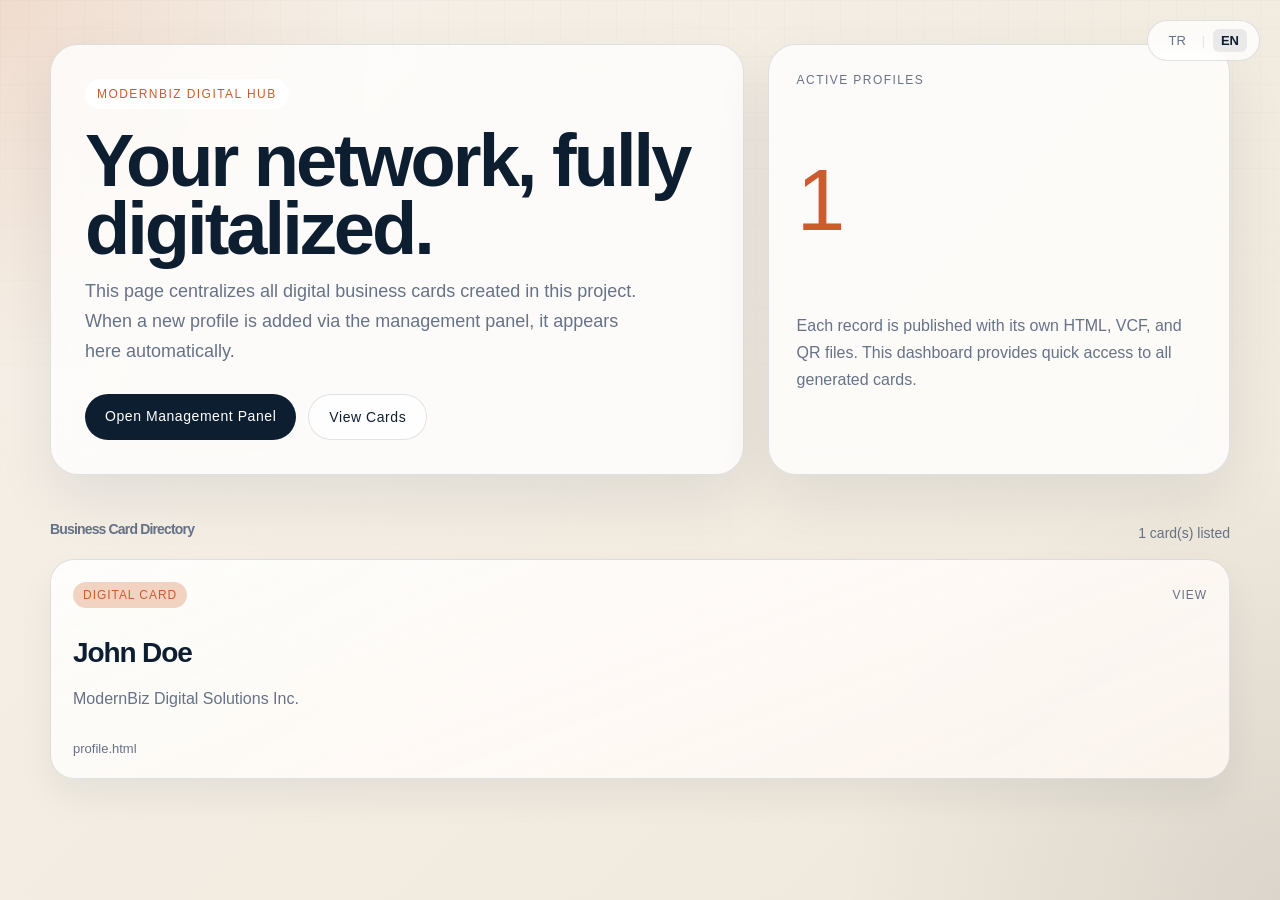
<file: index.html>
<!DOCTYPE html>
<html lang="en">
<head>
    <meta charset="UTF-8">
    <meta name="viewport" content="width=device-width, initial-scale=1.0">
    <title>ModernBiz - Digital Business Cards</title>
    <style>
        :root {
            --bg: #f2eee6;
            --surface: rgba(255, 255, 255, 0.78);
            --line: rgba(7, 25, 48, 0.12);
            --ink: #0e1e31;
            --muted: #667287;
            --accent: #cc5c2f;
            --accent-soft: #f2d3c2;
        }

        /* Language Logic */
        body.lang-tr .en { display: none !important; }
        body.lang-en .tr { display: none !important; }

        .lang-switch {
            display: flex;
            align-items: center;
            gap: 8px;
            position: absolute;
            top: 20px;
            right: 20px;
            background: var(--surface);
            padding: 8px 12px;
            border-radius: 999px;
            border: 1px solid var(--line);
            backdrop-filter: blur(8px);
            z-index: 100;
        }

        .lang-btn {
            background: none;
            border: none;
            color: var(--muted);
            font-size: 13px;
            font-weight: 500;
            cursor: pointer;
            transition: all 0.2s;
            padding: 4px 8px;
            border-radius: 6px;
        }

        .lang-btn.active {
            color: var(--ink);
            background: rgba(14, 30, 49, 0.08);
            font-weight: 700;
        }

        .lang-sep {
            color: var(--line);
            font-size: 12px;
        }

        * { box-sizing: border-box; }

        body {
            margin: 0;
            min-height: 100vh;
            font-family: Roboto, "Helvetica Neue", sans-serif;
            color: var(--ink);
            background:
                radial-gradient(circle at top left, rgba(204, 92, 47, 0.14), transparent 24%),
                radial-gradient(circle at bottom right, rgba(14, 30, 49, 0.09), transparent 28%),
                linear-gradient(135deg, #f6f1e9 0%, #efe7da 100%);
        }

        body::before {
            content: "";
            position: fixed;
            inset: 0;
            pointer-events: none;
            background-image:
                linear-gradient(rgba(14, 30, 49, 0.03) 1px, transparent 1px),
                linear-gradient(90deg, rgba(14, 30, 49, 0.03) 1px, transparent 1px);
            background-size: 28px 28px;
            mask-image: linear-gradient(to bottom, rgba(0, 0, 0, 0.45), transparent 70%);
        }

        .shell {
            width: min(1180px, calc(100% - 40px));
            margin: 0 auto;
            padding: 44px 0 72px;
            position: relative;
            z-index: 1;
        }

        .hero {
            display: grid;
            grid-template-columns: 1.35fr 0.9fr;
            gap: 24px;
            align-items: stretch;
        }

        .hero-panel, .summary-panel {
            border: 1px solid var(--line);
            border-radius: 28px;
            background: var(--surface);
            backdrop-filter: blur(12px);
            box-shadow: 0 24px 60px rgba(14, 30, 49, 0.08);
        }

        .hero-panel { padding: 34px; }

        .eyebrow {
            display: inline-flex;
            align-items: center;
            gap: 10px;
            padding: 8px 12px;
            border-radius: 999px;
            background: #fff;
            color: var(--accent);
            font-size: 12px;
            letter-spacing: 0.12em;
            text-transform: uppercase;
        }

        .hero h1 {
            margin: 18px 0 14px;
            font-size: clamp(38px, 7vw, 74px);
            line-height: 0.92;
            letter-spacing: -0.04em;
        }

        .hero p {
            margin: 0;
            max-width: 56ch;
            color: var(--muted);
            font-size: 18px;
            line-height: 1.65;
        }

        .hero-actions {
            display: flex;
            flex-wrap: wrap;
            gap: 12px;
            margin-top: 28px;
        }

        .hero-actions a {
            text-decoration: none;
            border-radius: 999px;
            padding: 14px 20px;
            font-size: 14px;
            letter-spacing: 0.04em;
        }

        .hero-actions .primary { background: var(--ink); color: #fff; }
        .hero-actions .secondary {
            border: 1px solid var(--line);
            color: var(--ink);
            background: rgba(255, 255, 255, 0.72);
        }

        .summary-panel { padding: 28px; display: grid; gap: 18px; }

        .summary-kicker {
            font-size: 12px;
            letter-spacing: 0.12em;
            text-transform: uppercase;
            color: var(--muted);
        }

        .summary-number {
            font-size: clamp(48px, 8vw, 88px);
            line-height: 0.95;
            color: var(--accent);
        }

        .summary-copy {
            color: var(--muted);
            font-size: 16px;
            line-height: 1.7;
        }

        .section-head {
            display: flex;
            justify-content: space-between;
            gap: 16px;
            align-items: end;
            margin: 34px 0 18px;
        }

        .section-head h2 {
            margin: 0;
            font-size: 28px;
            letter-spacing: -0.03em;
        }

        .section-head span {
            color: var(--muted);
            font-size: 14px;
        }

        .directory-grid {
            display: grid;
            grid-template-columns: repeat(auto-fit, minmax(250px, 1fr));
            gap: 18px;
        }

        .directory-card {
            text-decoration: none;
            color: inherit;
            min-height: 220px;
            border-radius: 24px;
            padding: 22px;
            border: 1px solid var(--line);
            background:
                linear-gradient(160deg, rgba(255, 255, 255, 0.92), rgba(255, 248, 242, 0.84)),
                linear-gradient(145deg, rgba(204, 92, 47, 0.08), transparent);
            box-shadow: 0 18px 36px rgba(14, 30, 49, 0.06);
            display: flex;
            flex-direction: column;
            justify-content: space-between;
            transition: transform 0.24s ease, box-shadow 0.24s ease, border-color 0.24s ease;
        }

        .directory-card:hover {
            transform: translateY(-6px);
            box-shadow: 0 28px 48px rgba(14, 30, 49, 0.1);
            border-color: rgba(204, 92, 47, 0.35);
        }

        .directory-card__top {
            display: flex;
            justify-content: space-between;
            align-items: center;
            gap: 10px;
            font-size: 12px;
            color: var(--muted);
            letter-spacing: 0.08em;
            text-transform: uppercase;
        }

        .directory-card__tag {
            display: inline-flex;
            padding: 6px 10px;
            border-radius: 999px;
            background: var(--accent-soft);
            color: var(--accent);
        }

        .directory-card h2 {
            margin: 18px 0 8px;
            font-size: 28px;
            line-height: 1.05;
            letter-spacing: -0.04em;
        }

        .directory-card p {
            margin: 0;
            color: var(--muted);
            line-height: 1.6;
        }

        .directory-card__meta {
            display: inline-flex;
            margin-top: 18px;
            color: var(--muted);
            font-size: 13px;
        }

        @media (max-width: 900px) { .hero { grid-template-columns: 1fr; } }
        @media (max-width: 640px) {
            .shell { width: min(100% - 28px, 1180px); padding-top: 24px; }
            .hero-panel, .summary-panel, .directory-card { border-radius: 22px; }
            .hero-panel, .summary-panel { padding: 22px; }
            .section-head { flex-direction: column; align-items: flex-start; }
        }
    </style>
</head>
<body class="lang-en">
    <div class="lang-switch">
        <button onclick="setLanguage('tr')" class="lang-btn" id="btn-tr">TR</button>
        <span class="lang-sep">|</span>
        <button onclick="setLanguage('en')" class="lang-btn active" id="btn-en">EN</button>
    </div>
    <main class="shell">
        <section class="hero">
            <article class="hero-panel">
                <span class="eyebrow">
                    <span class="en">ModernBiz Digital Hub</span>
                    <span class="tr">ModernBiz Dijital Merkezi</span>
                </span>
                <h1>
                    <span class="en">Your network, fully digitalized.</span>
                    <span class="tr">Network ağınız, tamamen dijital.</span>
                </h1>
                <p>
                    <span class="en">This page centralizes all digital business cards created in this project. When a new profile is added via the management panel, it appears here automatically.</span>
                    <span class="tr">Bu sayfa, bu projede oluşturulan tüm dijital kartvizitleri tek merkezde toplar. Yönetim panelinden yeni bir profil eklendiğinde burada otomatik olarak görünür.</span>
                </p>
                <div class="hero-actions">
                    <a class="primary" href="./dijital-kartvizit-paneli.html">
                        <span class="en">Open Management Panel</span>
                        <span class="tr">Yönetim Panelini Aç</span>
                    </a>
                    <a class="secondary" href="#kartvizitler">
                        <span class="en">View Cards</span>
                        <span class="tr">Kartvizitleri Gör</span>
                    </a>
                </div>
            </article>
            <aside class="summary-panel">
                <span class="summary-kicker">
                    <span class="en">Active Profiles</span>
                    <span class="tr">Aktif Profiller</span>
                </span>
                <div class="summary-number">1</div>
                <div class="summary-copy">
                    <span class="en">Each record is published with its own HTML, VCF, and QR files. This dashboard provides quick access to all generated cards.</span>
                    <span class="tr">Her kayıt kendi HTML, VCF ve QR dosyalarıyla yayınlanır. Bu dashboard üretilen tüm kartlara hızlı erişim sağlar.</span>
                </div>
            </aside>
        </section>

        <section id="kartvizitler">
            <div class="section-head">
                <h2>
                    <span class="en">Business Card Directory</span>
                    <span class="tr">Kartvizit Dizini</span>
                </h2>
                <span>
                    <span class="en">1 card(s) listed</span>
                    <span class="tr">1 kartvizit listeleniyor</span>
                </span>
            </div>
            <div class="directory-grid">
                <a class="directory-card" href="./profile.html">
                    <div class="directory-card__top">
                        <span class="directory-card__tag">
                            <span class="en">Digital Card</span>
                            <span class="tr">Dijital Kartvizit</span>
                        </span>
                        <span class="directory-card__arrow">
                            <span class="en">View</span>
                            <span class="tr">İncele</span>
                        </span>
                    </div>
                    <h2>John Doe</h2>
                    <p>ModernBiz Digital Solutions Inc.</p>
                    <span class="directory-card__meta">profile.html</span>
                </a>
            </div>
        </section>
    </main>

    <script>
        function setLanguage(lang) {
            document.body.className = "lang-" + lang;
            document.querySelectorAll(".lang-btn").forEach((btn) => btn.classList.remove("active"));
            document.getElementById("btn-" + lang).classList.add("active");
            localStorage.setItem("preferred_lang_index", lang);
        }

        const savedLang = localStorage.getItem("preferred_lang_index") || "en";
        setLanguage(savedLang);
    </script>
</body>
</html>
</file>
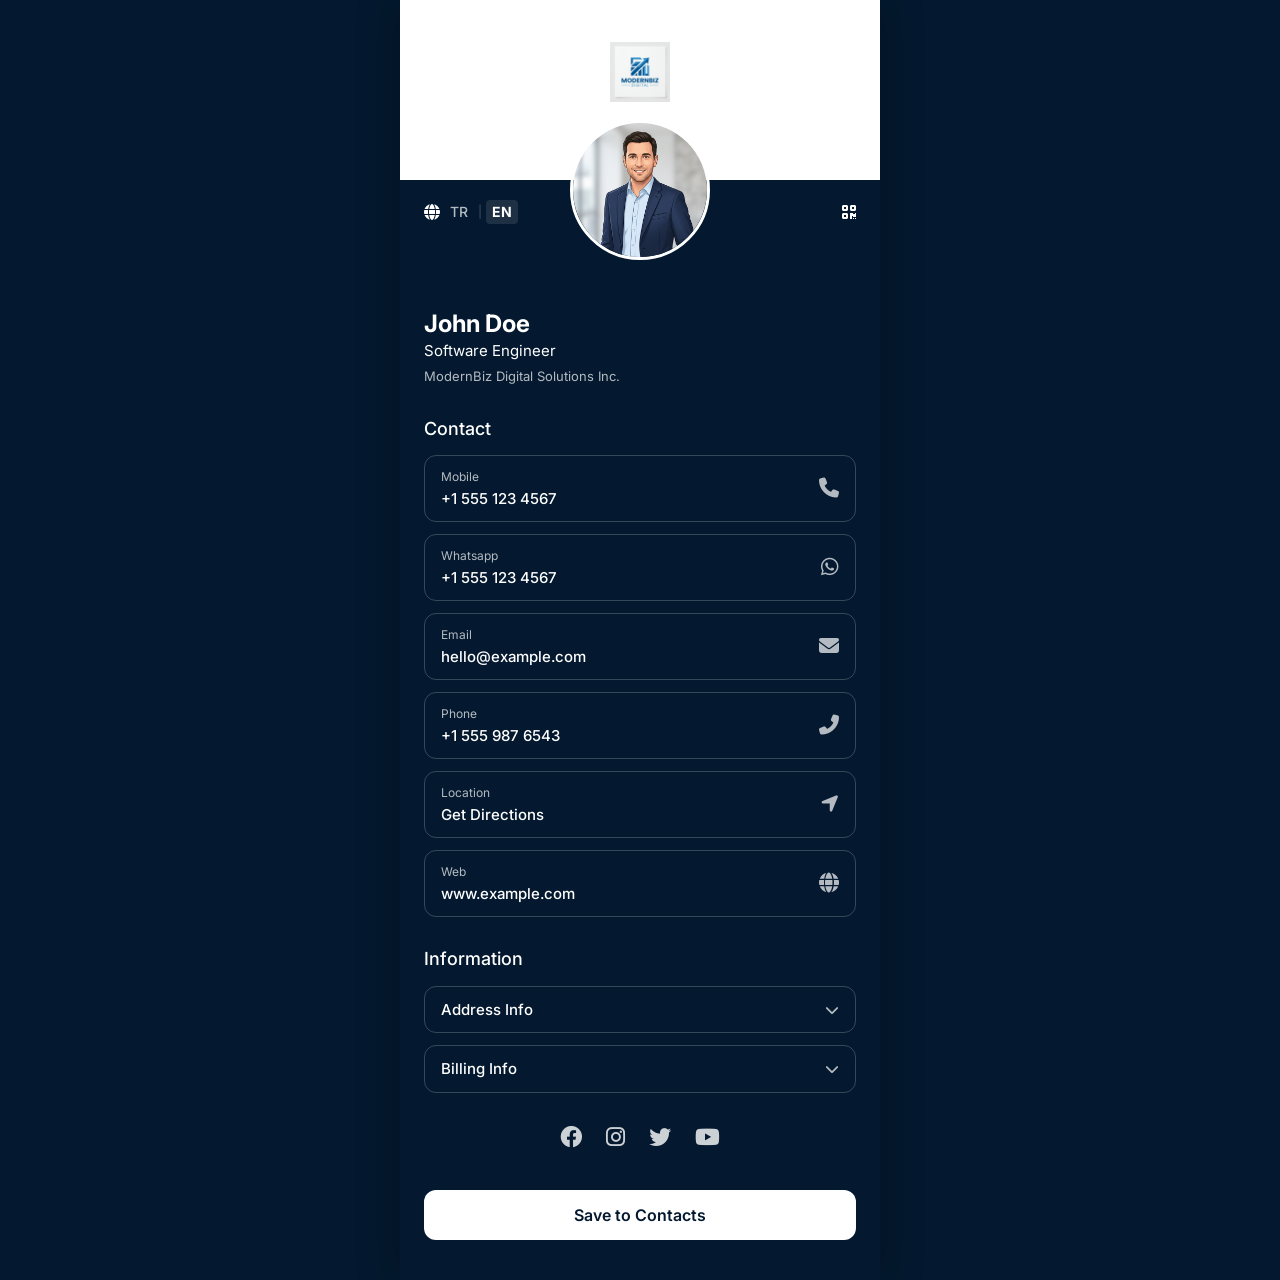
<file: profile.html>
<!doctype html>
<html lang="en">
  <head>
    <meta charset="UTF-8" />
    <meta name="viewport" content="width=device-width, initial-scale=1.0, maximum-scale=1.0, user-scalable=no" />
    <title>John Doe - ModernBiz Digital</title>

    <!-- Meta Tags -->
    <meta name="description" content="John Doe - Software Engineer at ModernBiz Digital" />
    <meta property="og:title" content="John Doe - ModernBiz Digital" />
    <meta property="og:image" content="./img/profile.png" />

    <!-- CSS -->
    <link rel="stylesheet" href="./css/normalize.min.css" />
    <link rel="stylesheet" href="./css/style_v5.css" />

    <!-- Font Awesome -->
    <link href="./fontawesome/css/fontawesome.css" rel="stylesheet" />
    <link href="./fontawesome/css/brands.css" rel="stylesheet" />
    <link href="./fontawesome/css/solid.css" rel="stylesheet" />
  </head>

  <body class="lang-en">
    <div class="wrapper">
      <!-- Top White Section -->
      <div class="top-section">
        <img src="./img/logo.png" alt="Logo" class="top-logo" />
        <img src="./img/qr.png" alt="QR Code" class="qr-image" />
      </div>

      <!-- Main Content -->
      <main class="profile-content">
        <!-- Header Actions -->
        <div class="header-actions">
          <div class="lang-switch">
            <i class="fa-solid fa-globe"></i>
            <button onclick="setLanguage('tr')" class="lang-btn" id="btn-tr">TR</button>
            <span class="lang-sep">|</span>
            <button onclick="setLanguage('en')" class="lang-btn active" id="btn-en">EN</button>
          </div>
          <div class="qr-btn" onclick="toggleQR()"><i class="fa-solid fa-qrcode"></i></div>
        </div>

        <!-- Avatar -->
        <div class="profile-card__img">
          <img src="./img/profile.png" alt="John Doe" />
        </div>

        <div class="profile-details">
          <h1 class="profile-card__name">John Doe</h1>
          <p class="profile-card__txt">Software Engineer</p>
          <div class="profile-card-loc">ModernBiz Digital Solutions Inc.</div>
        </div>

        <!-- Contacts Section -->
        <h2 class="section-title">
          <span class="tr">İletişim</span>
          <span class="en">Contact</span>
        </h2>
        <div class="contact-list">
          <a href="tel:+15551234567" class="contact-item">
            <div class="contact-info">
              <span class="contact-label">
                <span class="tr">Mobil</span>
                <span class="en">Mobile</span>
              </span>
              <span class="contact-value">+1 555 123 4567</span>
            </div>
            <div class="contact-icon"><i class="fa-solid fa-phone"></i></div>
          </a>

          <a href="https://wa.me/15551234567" class="contact-item">
            <div class="contact-info">
              <span class="contact-label">Whatsapp</span>
              <span class="contact-value">+1 555 123 4567</span>
            </div>
            <div class="contact-icon"><i class="fa-brands fa-whatsapp"></i></div>
          </a>

          <a href="mailto:hello@example.com" class="contact-item">
            <div class="contact-info">
              <span class="contact-label">
                <span class="tr">E-Posta</span>
                <span class="en">Email</span>
              </span>
              <span class="contact-value">hello@example.com</span>
            </div>
            <div class="contact-icon"><i class="fa-regular fa-envelope"></i></div>
          </a>

          <a href="tel:+15559876543" class="contact-item">
            <div class="contact-info">
              <span class="contact-label">
                <span class="tr">Sabit</span>
                <span class="en">Phone</span>
              </span>
              <span class="contact-value">
                <span class="tr">+1 555 987 6543</span>
                <span class="en">+1 555 987 6543</span>
              </span>
            </div>
            <div class="contact-icon"><i class="fa-solid fa-phone-flip"></i></div>
          </a>

          <a
            href="https://www.google.com/maps"
            target="_blank"
            class="contact-item"
          >
            <div class="contact-info">
              <span class="contact-label">
                <span class="tr">Konum</span>
                <span class="en">Location</span>
              </span>
              <span class="contact-value">
                <span class="tr">Yol Tarifi Al</span>
                <span class="en">Get Directions</span>
              </span>
            </div>
            <div class="contact-icon"><i class="fa-solid fa-location-arrow"></i></div>
          </a>

          <a href="https://www.example.com" target="_blank" class="contact-item">
            <div class="contact-info">
              <span class="contact-label">Web</span>
              <span class="contact-value">www.example.com</span>
            </div>
            <div class="contact-icon"><i class="fa-solid fa-globe"></i></div>
          </a>
        </div>

        <!-- Info Sections (Accordion) -->
        <h2 class="section-title">
          <span class="tr">Bilgiler</span>
          <span class="en">Information</span>
        </h2>
        <div class="info-sections">
          <!-- Address -->
          <div class="info-box" onclick="toggleInfo(this)">
            <div class="info-box__header">
              <div class="info-box__title">
                <span class="tr">Adres Bilgileri</span>
                <span class="en">Address Info</span>
              </div>
              <i class="fa-solid fa-chevron-down"></i>
            </div>
            <div class="info-box__content">
              <div class="detail-row">
                <p>123 Business Avenue, Suite 100, Innovation City, Tech State</p>
                <button class="copy-btn" onclick="copyText('123 Business Avenue, Suite 100, Innovation City, Tech State', event)">
                  <i class="fa-regular fa-copy"></i>
                </button>
              </div>
            </div>
          </div>

          <!-- Billing -->
          <div class="info-box" onclick="toggleInfo(this)">
            <div class="info-box__header">
              <div class="info-box__title">
                <span class="tr">Fatura Bilgileri</span>
                <span class="en">Billing Info</span>
              </div>
              <i class="fa-solid fa-chevron-down"></i>
            </div>
            <div class="info-box__content">
              <div class="detail-row">
                <div class="detail-label">
                  <span class="tr">Ticari Ünvan</span>
                  <span class="en">Company Name</span>
                </div>
                <div>ModernBiz Digital Solutions Inc.</div>
                <button class="copy-btn" onclick="copyText('ModernBiz Digital Solutions Inc.', event)">
                  <i class="fa-regular fa-copy"></i>
                </button>
              </div>
              <div class="detail-row">
                <div class="detail-label">
                  <span class="tr">Vergi Dairesi / No</span>
                  <span class="en">Tax Office / No</span>
                </div>
                <div>Tech District / 123 456 7890</div>
                <button class="copy-btn" onclick="copyText('1234567890', event)"><i class="fa-regular fa-copy"></i></button>
              </div>
            </div>
          </div>
        </div>

        <!-- Social Media -->
        <div class="profile-card-social">
          <a href="https://www.facebook.com" target="_blank" class="social-item"><i class="fa-brands fa-facebook"></i></a>
          <a href="https://www.instagram.com" target="_blank" class="social-item"><i class="fa-brands fa-instagram"></i></a>
          <a href="https://twitter.com" target="_blank" class="social-item"><i class="fa-brands fa-twitter"></i></a>
          <a href="https://youtube.com" target="_blank" class="social-item"><i class="fa-brands fa-youtube"></i></a>
        </div>

        <!-- CTA -->
        <div class="save-btn-container">
          <a href="./vcf/profile.vcf" download="profile.vcf" class="save-btn">
            <span class="tr">Rehbere Kaydet</span>
            <span class="en">Save to Contacts</span>
          </a>
        </div>
      </main>
    </div>

    <!-- JS -->
    <script src="./js/script.js"></script>
  </body>
</html>
</file>
<file: css/style_v5.css>
@import url("https://fonts.googleapis.com/css2?family=Inter:wght@300;400;500;600;700&display=swap");

:root {
  --primary: #04192f;
  --accent: #3498db;
  --text-white: #ffffff;
  --text-muted: rgba(255, 255, 255, 0.7);
  --border-color: rgba(255, 255, 255, 0.2);
}

* {
  margin: 0;
  padding: 0;
  box-sizing: border-box;
  -webkit-tap-highlight-color: transparent;
}

body {
  font-family: "Inter", sans-serif;
  background: var(--primary);
  color: var(--text-white);
  min-height: 100vh;
  display: flex;
  justify-content: center;
  align-items: flex-start;
}

/* Base layout for desktop to center it like an app screen */
.wrapper {
  width: 100%;
  max-width: 480px;
  background: var(--primary);
  min-height: 100vh;
  position: relative;
  box-shadow: 0 0 40px rgba(0, 0, 0, 0.3);
}

/* Top White Section */
.top-section {
  background-color: #ffffff;
  height: 180px;
  display: flex;
  justify-content: center;
  align-items: center;
  padding-bottom: 20px;
  position: relative;
  overflow: hidden;
  transition: height 0.5s cubic-bezier(0.4, 0, 0.2, 1);
}

.top-logo,
.qr-image {
  position: absolute;
  left: 50%;
  top: 40%;
  transform: translate(-50%, -50%);
  transition: all 0.5s cubic-bezier(0.4, 0, 0.2, 1);
}

.top-logo {
  max-width: auto;
  height: 60px;
  margin-bottom: 16px;
}

.qr-image {
  max-width: 160px;
  height: auto;
  opacity: 0;
  transform: translate(-50%, -50%) scale(0.5);
  visibility: hidden;
}

/* QR Toggle State */
body.show-qr .top-section {
  height: 320px;
}

body.show-qr .top-logo {
  opacity: 0;
  transform: translate(-50%, -50%) scale(0.5);
  visibility: hidden;
}

body.show-qr .qr-image {
  opacity: 1;
  transform: translate(-50%, -60%) scale(1.3);
  visibility: visible;
}

/* Main Profile Content */
.profile-content {
  background: var(--primary);
  position: relative;
  padding: 0 24px 40px;
  display: flex;
  flex-direction: column;
}

/* Header Actions (Language, QR) */
.header-actions {
  display: flex;
  justify-content: space-between;
  align-items: center;
  padding-top: 20px;
  font-size: 16px;
  font-weight: 500;
}

.lang-switch,
.qr-btn {
  cursor: pointer;
  display: flex;
  align-items: center;
  gap: 6px;
}

/* Avatar overlapping */
.profile-card__img {
  width: 140px;
  height: 140px;
  position: absolute;
  top: -60px;
  left: 50%;
  transform: translateX(-50%);
  border-radius: 50%;
  border: 3px solid #ffffff;
  background-color: #ffffff;
  z-index: 10;
  overflow: hidden;
}

.profile-card__img img {
  width: 100%;
  height: 100%;
  object-fit: cover;
}

/* Details */
.profile-details {
  margin-top: 70px;
  text-align: left;
}

.profile-card__name {
  font-size: 24px;
  font-weight: 700;
  margin-bottom: 4px;
}

.profile-card__txt {
  font-size: 15px;
  font-weight: 400;
  margin-bottom: 8px;
  color: var(--text-white);
}

.profile-card-loc {
  font-size: 13px;
  color: var(--text-muted);
  line-height: 1.5;
}

/* Sections */
.section-title {
  font-size: 18px;
  font-weight: 500;
  margin: 32px 0 16px;
  text-align: left;
}

/* Contact List Box */
.contact-list {
  display: flex;
  flex-direction: column;
  gap: 12px;
}

.contact-item {
  border: 1px solid var(--border-color);
  border-radius: 12px;
  padding: 14px 16px;
  display: flex;
  justify-content: space-between;
  align-items: center;
  text-decoration: none;
  color: var(--text-white);
  transition: background 0.2s;
}

.contact-item:active {
  background: rgba(255, 255, 255, 0.05);
}

.contact-info {
  display: flex;
  flex-direction: column;
}

.contact-label {
  font-size: 12px;
  color: var(--text-muted);
  margin-bottom: 6px;
}

.contact-value {
  font-size: 15px;
  font-weight: 500;
}

.contact-icon {
  font-size: 20px;
  color: var(--text-muted);
}

/* Info Box (Accordion) */
.info-sections {
  display: flex;
  flex-direction: column;
  gap: 12px;
}

.info-box {
  border: 1px solid var(--border-color);
  border-radius: 12px;
  padding: 14px 16px;
  cursor: pointer;
  transition: background 0.3s;
}

.info-box:active {
  background: rgba(255, 255, 255, 0.05);
}

.info-box__header {
  display: flex;
  justify-content: space-between;
  align-items: center;
}

.info-box__title {
  font-size: 15px;
  font-weight: 500;
}

.info-box__header i {
  color: var(--text-muted);
  font-size: 14px;
  transition: transform 0.3s;
}

.info-box__content {
  max-height: 0;
  overflow: hidden;
  transition:
    max-height 0.3s ease-out,
    margin-top 0.3s;
  font-size: 14px;
  color: var(--text-muted);
  line-height: 1.6;
}

.info-box.active .info-box__content {
  max-height: 500px;
  margin-top: 12px;
  padding-top: 12px;
  border-top: 1px solid var(--border-color);
}

.info-box.active .fa-chevron-down {
  transform: rotate(180deg);
}

.detail-row {
  margin-bottom: 12px;
  position: relative;
  padding-right: 36px;
}

.detail-row:last-child {
  margin-bottom: 0;
}

.detail-label {
  font-size: 11px;
  color: var(--text-muted);
  margin-bottom: 4px;
  text-transform: uppercase;
  letter-spacing: 0.5px;
}

.copy-btn {
  position: absolute;
  right: 0;
  top: 50%;
  transform: translateY(-50%);
  background: none;
  border: none;
  color: var(--text-muted);
  cursor: pointer;
  padding: 5px;
  font-size: 16px;
}

.copy-btn:active {
  color: var(--text-white);
}

/* Social Media */
.profile-card-social {
  display: flex;
  justify-content: center;
  gap: 24px;
  margin-top: 32px;
}

.social-item {
  font-size: 22px;
  color: var(--text-white);
  opacity: 0.8;
  transition:
    opacity 0.2s,
    transform 0.2s;
}

.social-item:active {
  opacity: 1;
  transform: scale(0.95);
}

/* Save Button */
.save-btn-container {
  margin-top: 40px;
}

.save-btn {
  display: flex;
  align-items: center;
  justify-content: center;
  width: 100%;
  background: var(--text-white);
  color: var(--primary);
  border: none;
  padding: 16px;
  border-radius: 12px;
  font-size: 16px;
  font-weight: 600;
  cursor: pointer;
  text-decoration: none;
  transition: transform 0.2s;
}

.save-btn:active {
  transform: scale(0.98);
}

/* Mobile adjustments */
@media screen and (max-width: 480px) {
  .wrapper {
    box-shadow: none;
  }
}

/* Language Logic */
body.lang-tr .en {
  display: none !important;
}

body.lang-en .tr {
  display: none !important;
}

/* Language Switcher Buttons */
.lang-switch {
  display: flex;
  align-items: center;
  gap: 4px;
}

.lang-btn {
  background: none;
  border: none;
  color: var(--text-muted);
  font-size: 14px;
  font-family: "Inter", sans-serif;
  font-weight: 500;
  cursor: pointer;
  transition: all 0.2s;
  padding: 4px 6px;
  border-radius: 4px;
}

.lang-btn.active {
  color: var(--text-white);
  font-weight: 700;
  background: rgba(255, 255, 255, 0.1);
}

.lang-sep {
  color: var(--border-color);
  font-size: 12px;
}
</file>
<file: fontawesome/css/brands.css>
/*!
 * Font Awesome Free 6.2.0 by @fontawesome - https://fontawesome.com
 * License - https://fontawesome.com/license/free (Icons: CC BY 4.0, Fonts: SIL OFL 1.1, Code: MIT License)
 * Copyright 2022 Fonticons, Inc.
 */
:root, :host {
  --fa-style-family-brands: 'Font Awesome 6 Brands';
  --fa-font-brands: normal 400 1em/1 'Font Awesome 6 Brands'; }

@font-face {
  font-family: 'Font Awesome 6 Brands';
  font-style: normal;
  font-weight: 400;
  font-display: block;
  src: url("../webfonts/fa-brands-400.woff2") format("woff2"), url("../webfonts/fa-brands-400.ttf") format("truetype"); }

.fab,
.fa-brands {
  font-weight: 400; }

.fa-monero:before {
  content: "\f3d0"; }

.fa-hooli:before {
  content: "\f427"; }

.fa-yelp:before {
  content: "\f1e9"; }

.fa-cc-visa:before {
  content: "\f1f0"; }

.fa-lastfm:before {
  content: "\f202"; }

.fa-shopware:before {
  content: "\f5b5"; }

.fa-creative-commons-nc:before {
  content: "\f4e8"; }

.fa-aws:before {
  content: "\f375"; }

.fa-redhat:before {
  content: "\f7bc"; }

.fa-yoast:before {
  content: "\f2b1"; }

.fa-cloudflare:before {
  content: "\e07d"; }

.fa-ups:before {
  content: "\f7e0"; }

.fa-wpexplorer:before {
  content: "\f2de"; }

.fa-dyalog:before {
  content: "\f399"; }

.fa-bity:before {
  content: "\f37a"; }

.fa-stackpath:before {
  content: "\f842"; }

.fa-buysellads:before {
  content: "\f20d"; }

.fa-first-order:before {
  content: "\f2b0"; }

.fa-modx:before {
  content: "\f285"; }

.fa-guilded:before {
  content: "\e07e"; }

.fa-vnv:before {
  content: "\f40b"; }

.fa-square-js:before {
  content: "\f3b9"; }

.fa-js-square:before {
  content: "\f3b9"; }

.fa-microsoft:before {
  content: "\f3ca"; }

.fa-qq:before {
  content: "\f1d6"; }

.fa-orcid:before {
  content: "\f8d2"; }

.fa-java:before {
  content: "\f4e4"; }

.fa-invision:before {
  content: "\f7b0"; }

.fa-creative-commons-pd-alt:before {
  content: "\f4ed"; }

.fa-centercode:before {
  content: "\f380"; }

.fa-glide-g:before {
  content: "\f2a6"; }

.fa-drupal:before {
  content: "\f1a9"; }

.fa-hire-a-helper:before {
  content: "\f3b0"; }

.fa-creative-commons-by:before {
  content: "\f4e7"; }

.fa-unity:before {
  content: "\e049"; }

.fa-whmcs:before {
  content: "\f40d"; }

.fa-rocketchat:before {
  content: "\f3e8"; }

.fa-vk:before {
  content: "\f189"; }

.fa-untappd:before {
  content: "\f405"; }

.fa-mailchimp:before {
  content: "\f59e"; }

.fa-css3-alt:before {
  content: "\f38b"; }

.fa-square-reddit:before {
  content: "\f1a2"; }

.fa-reddit-square:before {
  content: "\f1a2"; }

.fa-vimeo-v:before {
  content: "\f27d"; }

.fa-contao:before {
  content: "\f26d"; }

.fa-square-font-awesome:before {
  content: "\e5ad"; }

.fa-deskpro:before {
  content: "\f38f"; }

.fa-sistrix:before {
  content: "\f3ee"; }

.fa-square-instagram:before {
  content: "\e055"; }

.fa-instagram-square:before {
  content: "\e055"; }

.fa-battle-net:before {
  content: "\f835"; }

.fa-the-red-yeti:before {
  content: "\f69d"; }

.fa-square-hacker-news:before {
  content: "\f3af"; }

.fa-hacker-news-square:before {
  content: "\f3af"; }

.fa-edge:before {
  content: "\f282"; }

.fa-napster:before {
  content: "\f3d2"; }

.fa-square-snapchat:before {
  content: "\f2ad"; }

.fa-snapchat-square:before {
  content: "\f2ad"; }

.fa-google-plus-g:before {
  content: "\f0d5"; }

.fa-artstation:before {
  content: "\f77a"; }

.fa-markdown:before {
  content: "\f60f"; }

.fa-sourcetree:before {
  content: "\f7d3"; }

.fa-google-plus:before {
  content: "\f2b3"; }

.fa-diaspora:before {
  content: "\f791"; }

.fa-foursquare:before {
  content: "\f180"; }

.fa-stack-overflow:before {
  content: "\f16c"; }

.fa-github-alt:before {
  content: "\f113"; }

.fa-phoenix-squadron:before {
  content: "\f511"; }

.fa-pagelines:before {
  content: "\f18c"; }

.fa-algolia:before {
  content: "\f36c"; }

.fa-red-river:before {
  content: "\f3e3"; }

.fa-creative-commons-sa:before {
  content: "\f4ef"; }

.fa-safari:before {
  content: "\f267"; }

.fa-google:before {
  content: "\f1a0"; }

.fa-square-font-awesome-stroke:before {
  content: "\f35c"; }

.fa-font-awesome-alt:before {
  content: "\f35c"; }

.fa-atlassian:before {
  content: "\f77b"; }

.fa-linkedin-in:before {
  content: "\f0e1"; }

.fa-digital-ocean:before {
  content: "\f391"; }

.fa-nimblr:before {
  content: "\f5a8"; }

.fa-chromecast:before {
  content: "\f838"; }

.fa-evernote:before {
  content: "\f839"; }

.fa-hacker-news:before {
  content: "\f1d4"; }

.fa-creative-commons-sampling:before {
  content: "\f4f0"; }

.fa-adversal:before {
  content: "\f36a"; }

.fa-creative-commons:before {
  content: "\f25e"; }

.fa-watchman-monitoring:before {
  content: "\e087"; }

.fa-fonticons:before {
  content: "\f280"; }

.fa-weixin:before {
  content: "\f1d7"; }

.fa-shirtsinbulk:before {
  content: "\f214"; }

.fa-codepen:before {
  content: "\f1cb"; }

.fa-git-alt:before {
  content: "\f841"; }

.fa-lyft:before {
  content: "\f3c3"; }

.fa-rev:before {
  content: "\f5b2"; }

.fa-windows:before {
  content: "\f17a"; }

.fa-wizards-of-the-coast:before {
  content: "\f730"; }

.fa-square-viadeo:before {
  content: "\f2aa"; }

.fa-viadeo-square:before {
  content: "\f2aa"; }

.fa-meetup:before {
  content: "\f2e0"; }

.fa-centos:before {
  content: "\f789"; }

.fa-adn:before {
  content: "\f170"; }

.fa-cloudsmith:before {
  content: "\f384"; }

.fa-pied-piper-alt:before {
  content: "\f1a8"; }

.fa-square-dribbble:before {
  content: "\f397"; }

.fa-dribbble-square:before {
  content: "\f397"; }

.fa-codiepie:before {
  content: "\f284"; }

.fa-node:before {
  content: "\f419"; }

.fa-mix:before {
  content: "\f3cb"; }

.fa-steam:before {
  content: "\f1b6"; }

.fa-cc-apple-pay:before {
  content: "\f416"; }

.fa-scribd:before {
  content: "\f28a"; }

.fa-openid:before {
  content: "\f19b"; }

.fa-instalod:before {
  content: "\e081"; }

.fa-expeditedssl:before {
  content: "\f23e"; }

.fa-sellcast:before {
  content: "\f2da"; }

.fa-square-twitter:before {
  content: "\f081"; }

.fa-twitter-square:before {
  content: "\f081"; }

.fa-r-project:before {
  content: "\f4f7"; }

.fa-delicious:before {
  content: "\f1a5"; }

.fa-freebsd:before {
  content: "\f3a4"; }

.fa-vuejs:before {
  content: "\f41f"; }

.fa-accusoft:before {
  content: "\f369"; }

.fa-ioxhost:before {
  content: "\f208"; }

.fa-fonticons-fi:before {
  content: "\f3a2"; }

.fa-app-store:before {
  content: "\f36f"; }

.fa-cc-mastercard:before {
  content: "\f1f1"; }

.fa-itunes-note:before {
  content: "\f3b5"; }

.fa-golang:before {
  content: "\e40f"; }

.fa-kickstarter:before {
  content: "\f3bb"; }

.fa-grav:before {
  content: "\f2d6"; }

.fa-weibo:before {
  content: "\f18a"; }

.fa-uncharted:before {
  content: "\e084"; }

.fa-firstdraft:before {
  content: "\f3a1"; }

.fa-square-youtube:before {
  content: "\f431"; }

.fa-youtube-square:before {
  content: "\f431"; }

.fa-wikipedia-w:before {
  content: "\f266"; }

.fa-wpressr:before {
  content: "\f3e4"; }

.fa-rendact:before {
  content: "\f3e4"; }

.fa-angellist:before {
  content: "\f209"; }

.fa-galactic-republic:before {
  content: "\f50c"; }

.fa-nfc-directional:before {
  content: "\e530"; }

.fa-skype:before {
  content: "\f17e"; }

.fa-joget:before {
  content: "\f3b7"; }

.fa-fedora:before {
  content: "\f798"; }

.fa-stripe-s:before {
  content: "\f42a"; }

.fa-meta:before {
  content: "\e49b"; }

.fa-laravel:before {
  content: "\f3bd"; }

.fa-hotjar:before {
  content: "\f3b1"; }

.fa-bluetooth-b:before {
  content: "\f294"; }

.fa-sticker-mule:before {
  content: "\f3f7"; }

.fa-creative-commons-zero:before {
  content: "\f4f3"; }

.fa-hips:before {
  content: "\f452"; }

.fa-behance:before {
  content: "\f1b4"; }

.fa-reddit:before {
  content: "\f1a1"; }

.fa-discord:before {
  content: "\f392"; }

.fa-chrome:before {
  content: "\f268"; }

.fa-app-store-ios:before {
  content: "\f370"; }

.fa-cc-discover:before {
  content: "\f1f2"; }

.fa-wpbeginner:before {
  content: "\f297"; }

.fa-confluence:before {
  content: "\f78d"; }

.fa-mdb:before {
  content: "\f8ca"; }

.fa-dochub:before {
  content: "\f394"; }

.fa-accessible-icon:before {
  content: "\f368"; }

.fa-ebay:before {
  content: "\f4f4"; }

.fa-amazon:before {
  content: "\f270"; }

.fa-unsplash:before {
  content: "\e07c"; }

.fa-yarn:before {
  content: "\f7e3"; }

.fa-square-steam:before {
  content: "\f1b7"; }

.fa-steam-square:before {
  content: "\f1b7"; }

.fa-500px:before {
  content: "\f26e"; }

.fa-square-vimeo:before {
  content: "\f194"; }

.fa-vimeo-square:before {
  content: "\f194"; }

.fa-asymmetrik:before {
  content: "\f372"; }

.fa-font-awesome:before {
  content: "\f2b4"; }

.fa-font-awesome-flag:before {
  content: "\f2b4"; }

.fa-font-awesome-logo-full:before {
  content: "\f2b4"; }

.fa-gratipay:before {
  content: "\f184"; }

.fa-apple:before {
  content: "\f179"; }

.fa-hive:before {
  content: "\e07f"; }

.fa-gitkraken:before {
  content: "\f3a6"; }

.fa-keybase:before {
  content: "\f4f5"; }

.fa-apple-pay:before {
  content: "\f415"; }

.fa-padlet:before {
  content: "\e4a0"; }

.fa-amazon-pay:before {
  content: "\f42c"; }

.fa-square-github:before {
  content: "\f092"; }

.fa-github-square:before {
  content: "\f092"; }

.fa-stumbleupon:before {
  content: "\f1a4"; }

.fa-fedex:before {
  content: "\f797"; }

.fa-phoenix-framework:before {
  content: "\f3dc"; }

.fa-shopify:before {
  content: "\e057"; }

.fa-neos:before {
  content: "\f612"; }

.fa-hackerrank:before {
  content: "\f5f7"; }

.fa-researchgate:before {
  content: "\f4f8"; }

.fa-swift:before {
  content: "\f8e1"; }

.fa-angular:before {
  content: "\f420"; }

.fa-speakap:before {
  content: "\f3f3"; }

.fa-angrycreative:before {
  content: "\f36e"; }

.fa-y-combinator:before {
  content: "\f23b"; }

.fa-empire:before {
  content: "\f1d1"; }

.fa-envira:before {
  content: "\f299"; }

.fa-square-gitlab:before {
  content: "\e5ae"; }

.fa-gitlab-square:before {
  content: "\e5ae"; }

.fa-studiovinari:before {
  content: "\f3f8"; }

.fa-pied-piper:before {
  content: "\f2ae"; }

.fa-wordpress:before {
  content: "\f19a"; }

.fa-product-hunt:before {
  content: "\f288"; }

.fa-firefox:before {
  content: "\f269"; }

.fa-linode:before {
  content: "\f2b8"; }

.fa-goodreads:before {
  content: "\f3a8"; }

.fa-square-odnoklassniki:before {
  content: "\f264"; }

.fa-odnoklassniki-square:before {
  content: "\f264"; }

.fa-jsfiddle:before {
  content: "\f1cc"; }

.fa-sith:before {
  content: "\f512"; }

.fa-themeisle:before {
  content: "\f2b2"; }

.fa-page4:before {
  content: "\f3d7"; }

.fa-hashnode:before {
  content: "\e499"; }

.fa-react:before {
  content: "\f41b"; }

.fa-cc-paypal:before {
  content: "\f1f4"; }

.fa-squarespace:before {
  content: "\f5be"; }

.fa-cc-stripe:before {
  content: "\f1f5"; }

.fa-creative-commons-share:before {
  content: "\f4f2"; }

.fa-bitcoin:before {
  content: "\f379"; }

.fa-keycdn:before {
  content: "\f3ba"; }

.fa-opera:before {
  content: "\f26a"; }

.fa-itch-io:before {
  content: "\f83a"; }

.fa-umbraco:before {
  content: "\f8e8"; }

.fa-galactic-senate:before {
  content: "\f50d"; }

.fa-ubuntu:before {
  content: "\f7df"; }

.fa-draft2digital:before {
  content: "\f396"; }

.fa-stripe:before {
  content: "\f429"; }

.fa-houzz:before {
  content: "\f27c"; }

.fa-gg:before {
  content: "\f260"; }

.fa-dhl:before {
  content: "\f790"; }

.fa-square-pinterest:before {
  content: "\f0d3"; }

.fa-pinterest-square:before {
  content: "\f0d3"; }

.fa-xing:before {
  content: "\f168"; }

.fa-blackberry:before {
  content: "\f37b"; }

.fa-creative-commons-pd:before {
  content: "\f4ec"; }

.fa-playstation:before {
  content: "\f3df"; }

.fa-quinscape:before {
  content: "\f459"; }

.fa-less:before {
  content: "\f41d"; }

.fa-blogger-b:before {
  content: "\f37d"; }

.fa-opencart:before {
  content: "\f23d"; }

.fa-vine:before {
  content: "\f1ca"; }

.fa-paypal:before {
  content: "\f1ed"; }

.fa-gitlab:before {
  content: "\f296"; }

.fa-typo3:before {
  content: "\f42b"; }

.fa-reddit-alien:before {
  content: "\f281"; }

.fa-yahoo:before {
  content: "\f19e"; }

.fa-dailymotion:before {
  content: "\e052"; }

.fa-affiliatetheme:before {
  content: "\f36b"; }

.fa-pied-piper-pp:before {
  content: "\f1a7"; }

.fa-bootstrap:before {
  content: "\f836"; }

.fa-odnoklassniki:before {
  content: "\f263"; }

.fa-nfc-symbol:before {
  content: "\e531"; }

.fa-ethereum:before {
  content: "\f42e"; }

.fa-speaker-deck:before {
  content: "\f83c"; }

.fa-creative-commons-nc-eu:before {
  content: "\f4e9"; }

.fa-patreon:before {
  content: "\f3d9"; }

.fa-avianex:before {
  content: "\f374"; }

.fa-ello:before {
  content: "\f5f1"; }

.fa-gofore:before {
  content: "\f3a7"; }

.fa-bimobject:before {
  content: "\f378"; }

.fa-facebook-f:before {
  content: "\f39e"; }

.fa-square-google-plus:before {
  content: "\f0d4"; }

.fa-google-plus-square:before {
  content: "\f0d4"; }

.fa-mandalorian:before {
  content: "\f50f"; }

.fa-first-order-alt:before {
  content: "\f50a"; }

.fa-osi:before {
  content: "\f41a"; }

.fa-google-wallet:before {
  content: "\f1ee"; }

.fa-d-and-d-beyond:before {
  content: "\f6ca"; }

.fa-periscope:before {
  content: "\f3da"; }

.fa-fulcrum:before {
  content: "\f50b"; }

.fa-cloudscale:before {
  content: "\f383"; }

.fa-forumbee:before {
  content: "\f211"; }

.fa-mizuni:before {
  content: "\f3cc"; }

.fa-schlix:before {
  content: "\f3ea"; }

.fa-square-xing:before {
  content: "\f169"; }

.fa-xing-square:before {
  content: "\f169"; }

.fa-bandcamp:before {
  content: "\f2d5"; }

.fa-wpforms:before {
  content: "\f298"; }

.fa-cloudversify:before {
  content: "\f385"; }

.fa-usps:before {
  content: "\f7e1"; }

.fa-megaport:before {
  content: "\f5a3"; }

.fa-magento:before {
  content: "\f3c4"; }

.fa-spotify:before {
  content: "\f1bc"; }

.fa-optin-monster:before {
  content: "\f23c"; }

.fa-fly:before {
  content: "\f417"; }

.fa-aviato:before {
  content: "\f421"; }

.fa-itunes:before {
  content: "\f3b4"; }

.fa-cuttlefish:before {
  content: "\f38c"; }

.fa-blogger:before {
  content: "\f37c"; }

.fa-flickr:before {
  content: "\f16e"; }

.fa-viber:before {
  content: "\f409"; }

.fa-soundcloud:before {
  content: "\f1be"; }

.fa-digg:before {
  content: "\f1a6"; }

.fa-tencent-weibo:before {
  content: "\f1d5"; }

.fa-symfony:before {
  content: "\f83d"; }

.fa-maxcdn:before {
  content: "\f136"; }

.fa-etsy:before {
  content: "\f2d7"; }

.fa-facebook-messenger:before {
  content: "\f39f"; }

.fa-audible:before {
  content: "\f373"; }

.fa-think-peaks:before {
  content: "\f731"; }

.fa-bilibili:before {
  content: "\e3d9"; }

.fa-erlang:before {
  content: "\f39d"; }

.fa-cotton-bureau:before {
  content: "\f89e"; }

.fa-dashcube:before {
  content: "\f210"; }

.fa-42-group:before {
  content: "\e080"; }

.fa-innosoft:before {
  content: "\e080"; }

.fa-stack-exchange:before {
  content: "\f18d"; }

.fa-elementor:before {
  content: "\f430"; }

.fa-square-pied-piper:before {
  content: "\e01e"; }

.fa-pied-piper-square:before {
  content: "\e01e"; }

.fa-creative-commons-nd:before {
  content: "\f4eb"; }

.fa-palfed:before {
  content: "\f3d8"; }

.fa-superpowers:before {
  content: "\f2dd"; }

.fa-resolving:before {
  content: "\f3e7"; }

.fa-xbox:before {
  content: "\f412"; }

.fa-searchengin:before {
  content: "\f3eb"; }

.fa-tiktok:before {
  content: "\e07b"; }

.fa-square-facebook:before {
  content: "\f082"; }

.fa-facebook-square:before {
  content: "\f082"; }

.fa-renren:before {
  content: "\f18b"; }

.fa-linux:before {
  content: "\f17c"; }

.fa-glide:before {
  content: "\f2a5"; }

.fa-linkedin:before {
  content: "\f08c"; }

.fa-hubspot:before {
  content: "\f3b2"; }

.fa-deploydog:before {
  content: "\f38e"; }

.fa-twitch:before {
  content: "\f1e8"; }

.fa-ravelry:before {
  content: "\f2d9"; }

.fa-mixer:before {
  content: "\e056"; }

.fa-square-lastfm:before {
  content: "\f203"; }

.fa-lastfm-square:before {
  content: "\f203"; }

.fa-vimeo:before {
  content: "\f40a"; }

.fa-mendeley:before {
  content: "\f7b3"; }

.fa-uniregistry:before {
  content: "\f404"; }

.fa-figma:before {
  content: "\f799"; }

.fa-creative-commons-remix:before {
  content: "\f4ee"; }

.fa-cc-amazon-pay:before {
  content: "\f42d"; }

.fa-dropbox:before {
  content: "\f16b"; }

.fa-instagram:before {
  content: "\f16d"; }

.fa-cmplid:before {
  content: "\e360"; }

.fa-facebook:before {
  content: "\f09a"; }

.fa-gripfire:before {
  content: "\f3ac"; }

.fa-jedi-order:before {
  content: "\f50e"; }

.fa-uikit:before {
  content: "\f403"; }

.fa-fort-awesome-alt:before {
  content: "\f3a3"; }

.fa-phabricator:before {
  content: "\f3db"; }

.fa-ussunnah:before {
  content: "\f407"; }

.fa-earlybirds:before {
  content: "\f39a"; }

.fa-trade-federation:before {
  content: "\f513"; }

.fa-autoprefixer:before {
  content: "\f41c"; }

.fa-whatsapp:before {
  content: "\f232"; }

.fa-slideshare:before {
  content: "\f1e7"; }

.fa-google-play:before {
  content: "\f3ab"; }

.fa-viadeo:before {
  content: "\f2a9"; }

.fa-line:before {
  content: "\f3c0"; }

.fa-google-drive:before {
  content: "\f3aa"; }

.fa-servicestack:before {
  content: "\f3ec"; }

.fa-simplybuilt:before {
  content: "\f215"; }

.fa-bitbucket:before {
  content: "\f171"; }

.fa-imdb:before {
  content: "\f2d8"; }

.fa-deezer:before {
  content: "\e077"; }

.fa-raspberry-pi:before {
  content: "\f7bb"; }

.fa-jira:before {
  content: "\f7b1"; }

.fa-docker:before {
  content: "\f395"; }

.fa-screenpal:before {
  content: "\e570"; }

.fa-bluetooth:before {
  content: "\f293"; }

.fa-gitter:before {
  content: "\f426"; }

.fa-d-and-d:before {
  content: "\f38d"; }

.fa-microblog:before {
  content: "\e01a"; }

.fa-cc-diners-club:before {
  content: "\f24c"; }

.fa-gg-circle:before {
  content: "\f261"; }

.fa-pied-piper-hat:before {
  content: "\f4e5"; }

.fa-kickstarter-k:before {
  content: "\f3bc"; }

.fa-yandex:before {
  content: "\f413"; }

.fa-readme:before {
  content: "\f4d5"; }

.fa-html5:before {
  content: "\f13b"; }

.fa-sellsy:before {
  content: "\f213"; }

.fa-sass:before {
  content: "\f41e"; }

.fa-wirsindhandwerk:before {
  content: "\e2d0"; }

.fa-wsh:before {
  content: "\e2d0"; }

.fa-buromobelexperte:before {
  content: "\f37f"; }

.fa-salesforce:before {
  content: "\f83b"; }

.fa-octopus-deploy:before {
  content: "\e082"; }

.fa-medapps:before {
  content: "\f3c6"; }

.fa-ns8:before {
  content: "\f3d5"; }

.fa-pinterest-p:before {
  content: "\f231"; }

.fa-apper:before {
  content: "\f371"; }

.fa-fort-awesome:before {
  content: "\f286"; }

.fa-waze:before {
  content: "\f83f"; }

.fa-cc-jcb:before {
  content: "\f24b"; }

.fa-snapchat:before {
  content: "\f2ab"; }

.fa-snapchat-ghost:before {
  content: "\f2ab"; }

.fa-fantasy-flight-games:before {
  content: "\f6dc"; }

.fa-rust:before {
  content: "\e07a"; }

.fa-wix:before {
  content: "\f5cf"; }

.fa-square-behance:before {
  content: "\f1b5"; }

.fa-behance-square:before {
  content: "\f1b5"; }

.fa-supple:before {
  content: "\f3f9"; }

.fa-rebel:before {
  content: "\f1d0"; }

.fa-css3:before {
  content: "\f13c"; }

.fa-staylinked:before {
  content: "\f3f5"; }

.fa-kaggle:before {
  content: "\f5fa"; }

.fa-space-awesome:before {
  content: "\e5ac"; }

.fa-deviantart:before {
  content: "\f1bd"; }

.fa-cpanel:before {
  content: "\f388"; }

.fa-goodreads-g:before {
  content: "\f3a9"; }

.fa-square-git:before {
  content: "\f1d2"; }

.fa-git-square:before {
  content: "\f1d2"; }

.fa-square-tumblr:before {
  content: "\f174"; }

.fa-tumblr-square:before {
  content: "\f174"; }

.fa-trello:before {
  content: "\f181"; }

.fa-creative-commons-nc-jp:before {
  content: "\f4ea"; }

.fa-get-pocket:before {
  content: "\f265"; }

.fa-perbyte:before {
  content: "\e083"; }

.fa-grunt:before {
  content: "\f3ad"; }

.fa-weebly:before {
  content: "\f5cc"; }

.fa-connectdevelop:before {
  content: "\f20e"; }

.fa-leanpub:before {
  content: "\f212"; }

.fa-black-tie:before {
  content: "\f27e"; }

.fa-themeco:before {
  content: "\f5c6"; }

.fa-python:before {
  content: "\f3e2"; }

.fa-android:before {
  content: "\f17b"; }

.fa-bots:before {
  content: "\e340"; }

.fa-free-code-camp:before {
  content: "\f2c5"; }

.fa-hornbill:before {
  content: "\f592"; }

.fa-js:before {
  content: "\f3b8"; }

.fa-ideal:before {
  content: "\e013"; }

.fa-git:before {
  content: "\f1d3"; }

.fa-dev:before {
  content: "\f6cc"; }

.fa-sketch:before {
  content: "\f7c6"; }

.fa-yandex-international:before {
  content: "\f414"; }

.fa-cc-amex:before {
  content: "\f1f3"; }

.fa-uber:before {
  content: "\f402"; }

.fa-github:before {
  content: "\f09b"; }

.fa-php:before {
  content: "\f457"; }

.fa-alipay:before {
  content: "\f642"; }

.fa-youtube:before {
  content: "\f167"; }

.fa-skyatlas:before {
  content: "\f216"; }

.fa-firefox-browser:before {
  content: "\e007"; }

.fa-replyd:before {
  content: "\f3e6"; }

.fa-suse:before {
  content: "\f7d6"; }

.fa-jenkins:before {
  content: "\f3b6"; }

.fa-twitter:before {
  content: "\f099"; }

.fa-rockrms:before {
  content: "\f3e9"; }

.fa-pinterest:before {
  content: "\f0d2"; }

.fa-buffer:before {
  content: "\f837"; }

.fa-npm:before {
  content: "\f3d4"; }

.fa-yammer:before {
  content: "\f840"; }

.fa-btc:before {
  content: "\f15a"; }

.fa-dribbble:before {
  content: "\f17d"; }

.fa-stumbleupon-circle:before {
  content: "\f1a3"; }

.fa-internet-explorer:before {
  content: "\f26b"; }

.fa-telegram:before {
  content: "\f2c6"; }

.fa-telegram-plane:before {
  content: "\f2c6"; }

.fa-old-republic:before {
  content: "\f510"; }

.fa-square-whatsapp:before {
  content: "\f40c"; }

.fa-whatsapp-square:before {
  content: "\f40c"; }

.fa-node-js:before {
  content: "\f3d3"; }

.fa-edge-legacy:before {
  content: "\e078"; }

.fa-slack:before {
  content: "\f198"; }

.fa-slack-hash:before {
  content: "\f198"; }

.fa-medrt:before {
  content: "\f3c8"; }

.fa-usb:before {
  content: "\f287"; }

.fa-tumblr:before {
  content: "\f173"; }

.fa-vaadin:before {
  content: "\f408"; }

.fa-quora:before {
  content: "\f2c4"; }

.fa-reacteurope:before {
  content: "\f75d"; }

.fa-medium:before {
  content: "\f23a"; }

.fa-medium-m:before {
  content: "\f23a"; }

.fa-amilia:before {
  content: "\f36d"; }

.fa-mixcloud:before {
  content: "\f289"; }

.fa-flipboard:before {
  content: "\f44d"; }

.fa-viacoin:before {
  content: "\f237"; }

.fa-critical-role:before {
  content: "\f6c9"; }

.fa-sitrox:before {
  content: "\e44a"; }

.fa-discourse:before {
  content: "\f393"; }

.fa-joomla:before {
  content: "\f1aa"; }

.fa-mastodon:before {
  content: "\f4f6"; }

.fa-airbnb:before {
  content: "\f834"; }

.fa-wolf-pack-battalion:before {
  content: "\f514"; }

.fa-buy-n-large:before {
  content: "\f8a6"; }

.fa-gulp:before {
  content: "\f3ae"; }

.fa-creative-commons-sampling-plus:before {
  content: "\f4f1"; }

.fa-strava:before {
  content: "\f428"; }

.fa-ember:before {
  content: "\f423"; }

.fa-canadian-maple-leaf:before {
  content: "\f785"; }

.fa-teamspeak:before {
  content: "\f4f9"; }

.fa-pushed:before {
  content: "\f3e1"; }

.fa-wordpress-simple:before {
  content: "\f411"; }

.fa-nutritionix:before {
  content: "\f3d6"; }

.fa-wodu:before {
  content: "\e088"; }

.fa-google-pay:before {
  content: "\e079"; }

.fa-intercom:before {
  content: "\f7af"; }

.fa-zhihu:before {
  content: "\f63f"; }

.fa-korvue:before {
  content: "\f42f"; }

.fa-pix:before {
  content: "\e43a"; }

.fa-steam-symbol:before {
  content: "\f3f6"; }
</file>
<file: fontawesome/css/solid.css>
/*!
 * Font Awesome Free 6.2.0 by @fontawesome - https://fontawesome.com
 * License - https://fontawesome.com/license/free (Icons: CC BY 4.0, Fonts: SIL OFL 1.1, Code: MIT License)
 * Copyright 2022 Fonticons, Inc.
 */
:root, :host {
  --fa-style-family-classic: 'Font Awesome 6 Free';
  --fa-font-solid: normal 900 1em/1 'Font Awesome 6 Free'; }

@font-face {
  font-family: 'Font Awesome 6 Free';
  font-style: normal;
  font-weight: 900;
  font-display: block;
  src: url("../webfonts/fa-solid-900.woff2") format("woff2"), url("../webfonts/fa-solid-900.ttf") format("truetype"); }

.fas,
.fa-solid {
  font-weight: 900; }
</file>
